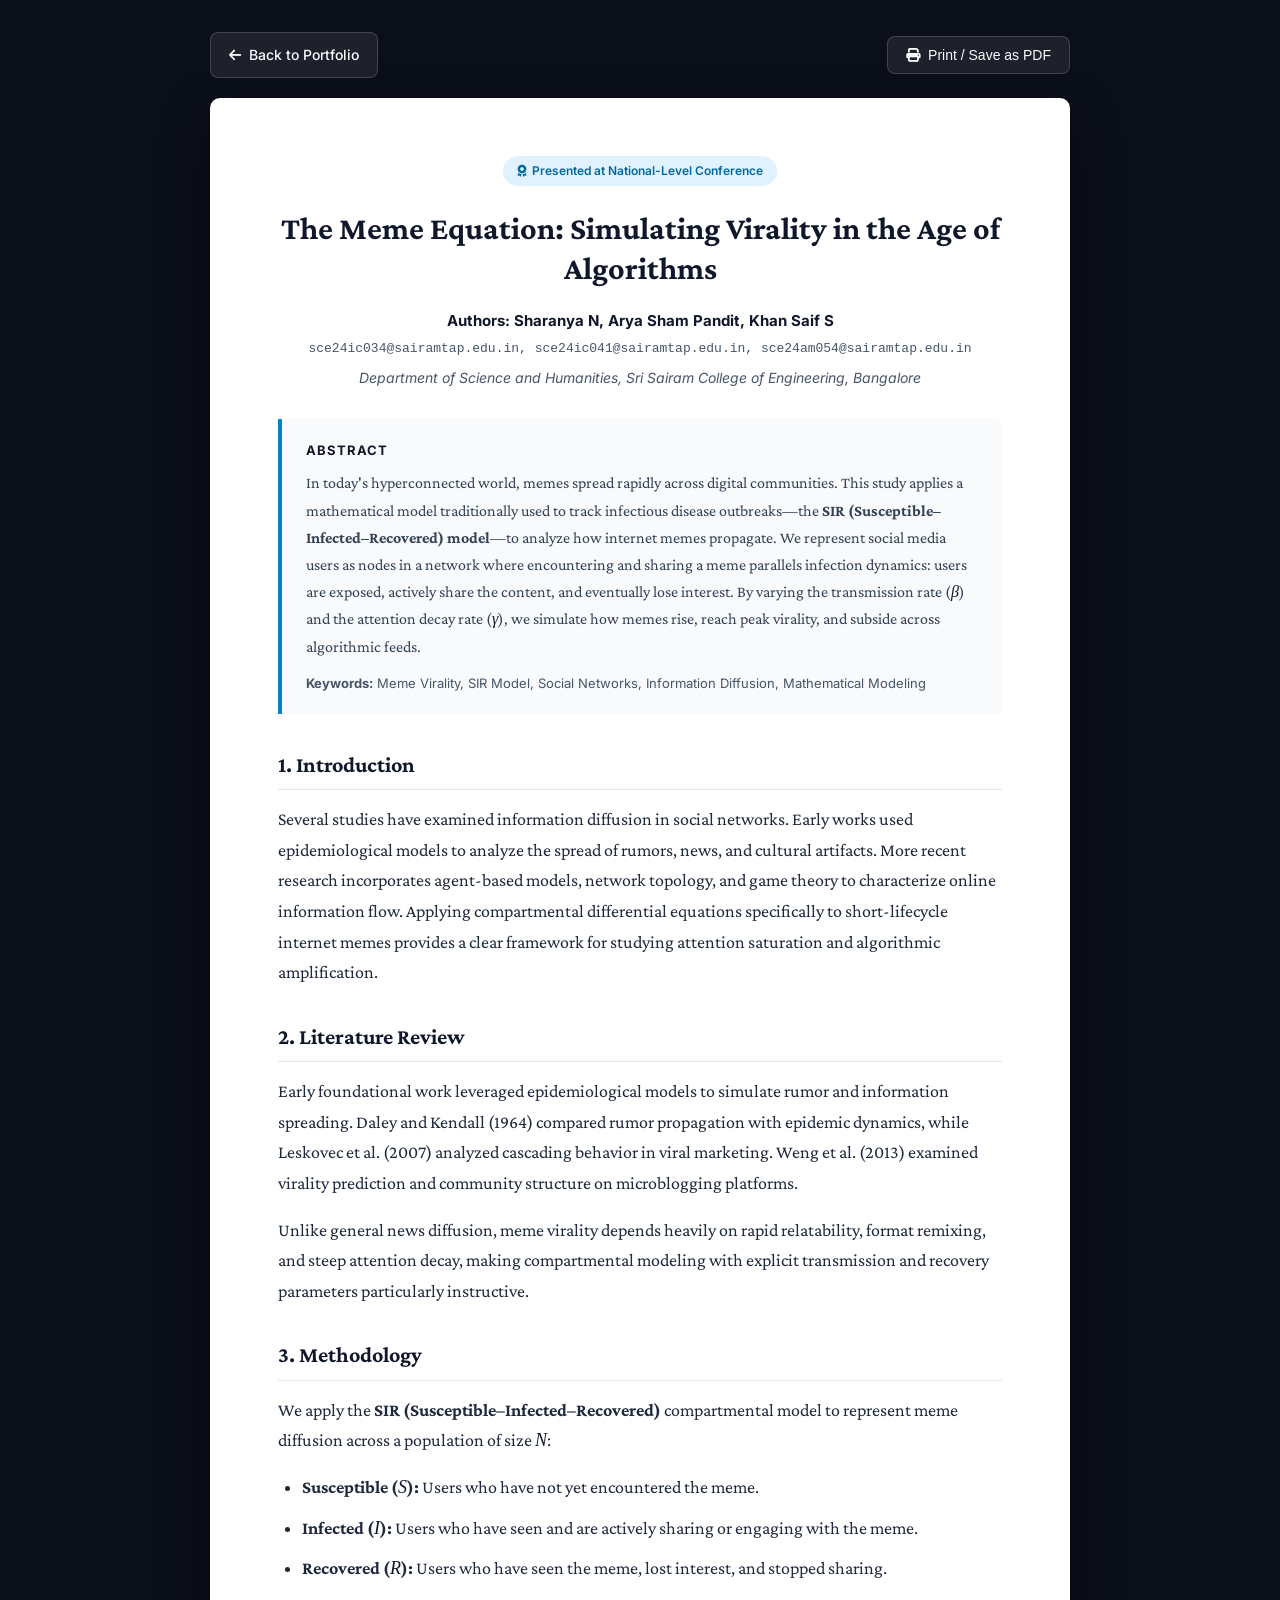
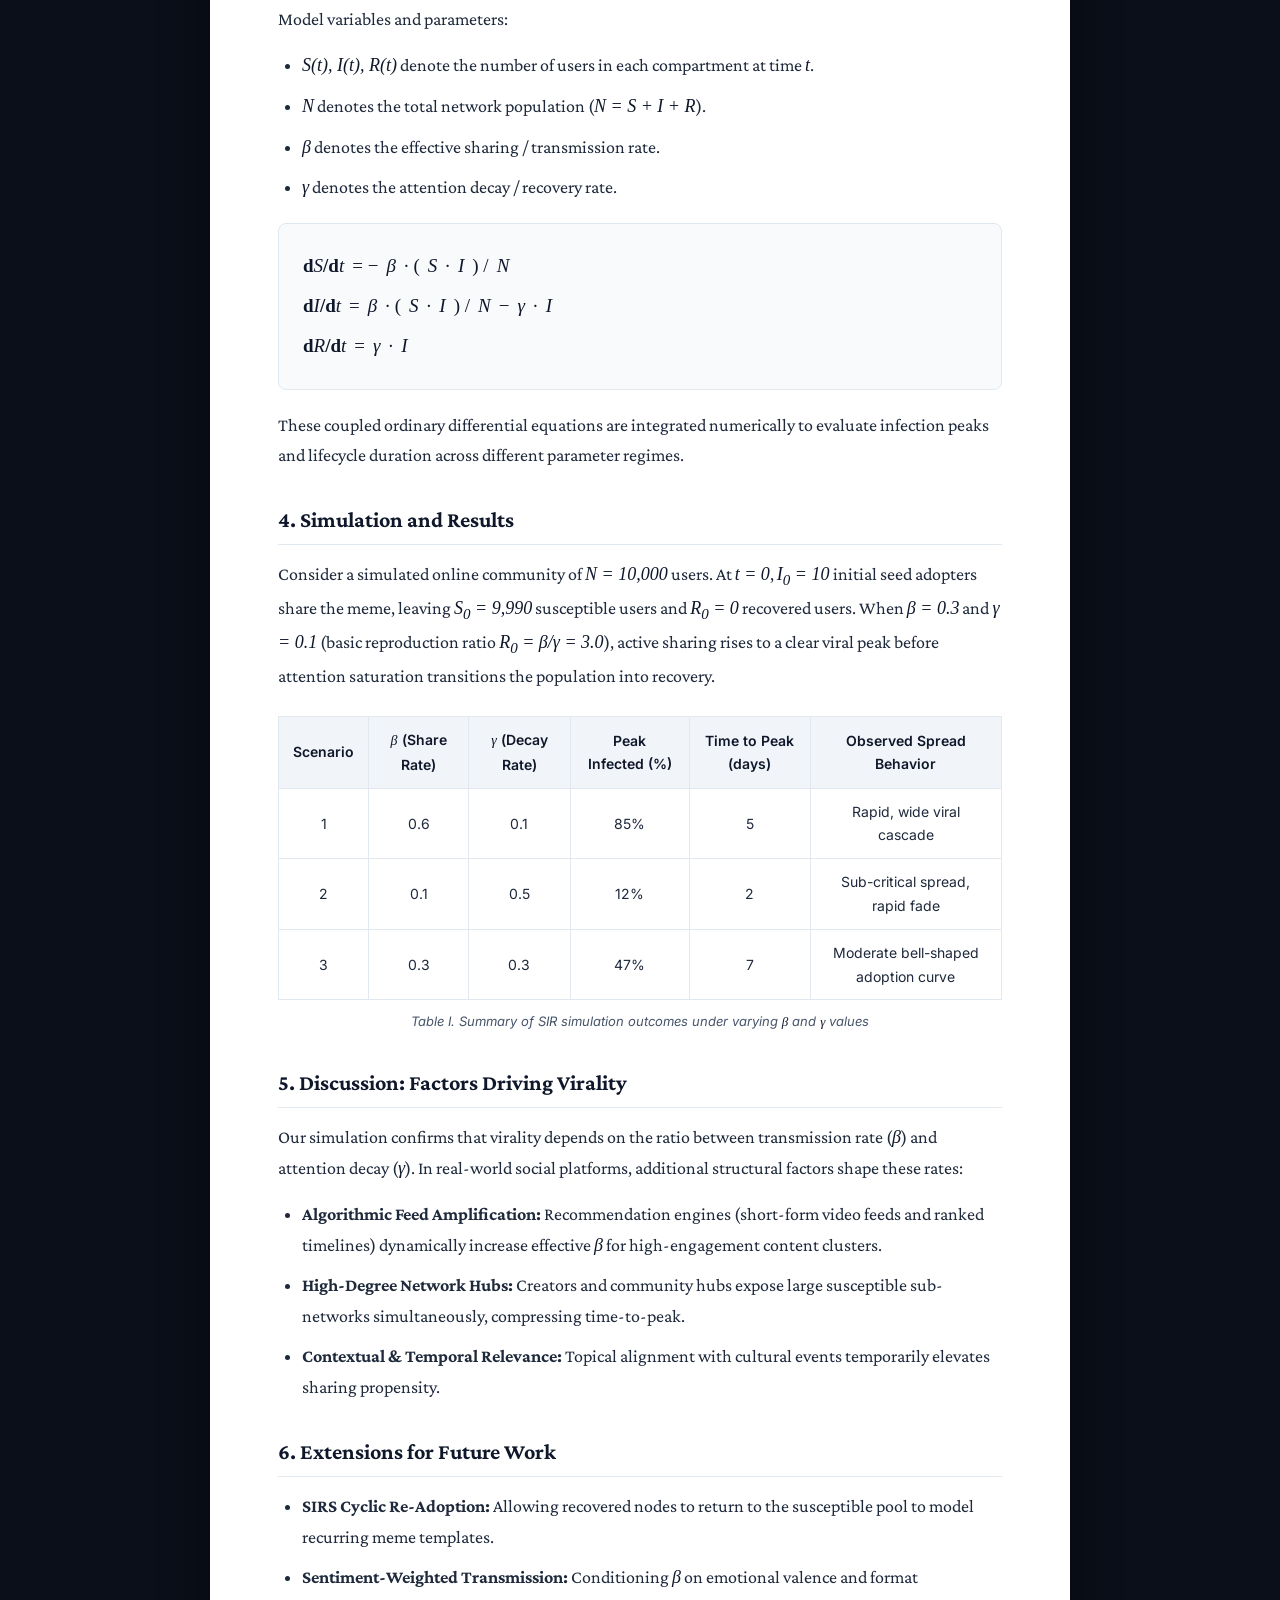
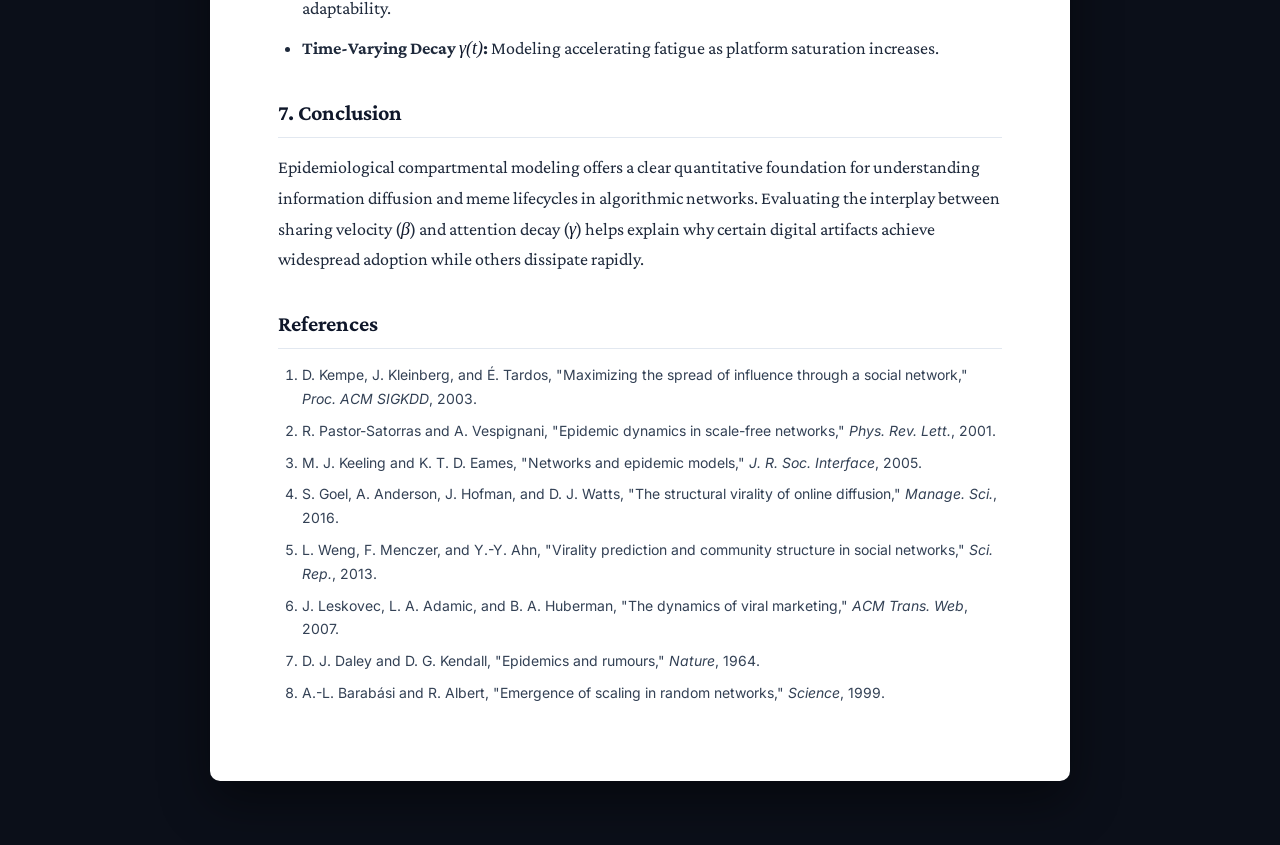
<file: assets/research/meme_equation_research_paper.html>
<!DOCTYPE html>
<html lang="en">
<head>
    <meta charset="UTF-8">
    <meta name="viewport" content="width=device-width, initial-scale=1.0">
    <title>The Meme Equation: Simulating Virality in the Age of Algorithms — Sharanya N</title>
    <link rel="preconnect" href="https://fonts.googleapis.com">
    <link rel="preconnect" href="https://fonts.gstatic.com" crossorigin>
    <link href="https://fonts.googleapis.com/css2?family=Crimson+Pro:ital,wght@0,400;0,600;0,700;1,400&family=Inter:wght@400;500;600;700&display=swap" rel="stylesheet">
    <link rel="stylesheet" href="https://cdnjs.cloudflare.com/ajax/libs/font-awesome/6.6.0/css/all.min.css">
    <style>
        :root {
            --bg-body: #0b0f19;
            --paper-bg: #ffffff;
            --paper-text: #1e293b;
            --paper-muted: #475569;
            --accent: #0284c7;
            --border: #e2e8f0;
        }
        * {
            box-sizing: border-box;
            margin: 0;
            padding: 0;
        }
        body {
            font-family: 'Crimson Pro', Georgia, serif;
            background: var(--bg-body);
            color: var(--paper-text);
            line-height: 1.7;
            padding: 32px 16px 64px;
        }
        .header-bar {
            max-width: 860px;
            margin: 0 auto 20px;
            display: flex;
            justify-content: space-between;
            align-items: center;
            gap: 12px;
            flex-wrap: wrap;
            font-family: 'Inter', -apple-system, BlinkMacSystemFont, sans-serif;
        }
        .back-btn, .print-btn {
            background: rgba(255, 255, 255, 0.08);
            color: #f8fafc;
            padding: 10px 18px;
            border-radius: 8px;
            text-decoration: none;
            font-size: 14px;
            font-weight: 500;
            display: inline-flex;
            align-items: center;
            gap: 8px;
            border: 1px solid rgba(255, 255, 255, 0.16);
            transition: background 0.2s ease, border-color 0.2s ease, color 0.2s ease;
            cursor: pointer;
        }
        .back-btn:hover, .print-btn:hover {
            background: #38bdf8;
            color: #0b0f19;
            border-color: #38bdf8;
        }
        .paper-container {
            max-width: 860px;
            margin: 0 auto;
            background: var(--paper-bg);
            padding: 56px 68px;
            border-radius: 10px;
            box-shadow: 0 20px 50px rgba(0, 0, 0, 0.45);
            font-size: 18px;
        }
        h1.title {
            font-size: 32px;
            text-align: center;
            font-weight: 700;
            margin-bottom: 20px;
            line-height: 1.25;
            color: #0f172a;
        }
        .authors {
            text-align: center;
            font-family: 'Inter', sans-serif;
            font-size: 14px;
            color: var(--paper-muted);
            margin-bottom: 30px;
        }
        .authors strong {
            font-size: 15px;
            color: #0f172a;
            display: block;
            margin-bottom: 4px;
        }
        .authors .emails {
            font-family: ui-monospace, SFMono-Regular, Menlo, Monaco, Consolas, monospace;
            font-size: 13px;
            margin-top: 4px;
            word-break: break-word;
        }
        .authors .dept {
            margin-top: 6px;
            font-style: italic;
        }
        .badge {
            display: inline-flex;
            align-items: center;
            gap: 6px;
            background: #e0f2fe;
            color: #0369a1;
            font-family: 'Inter', sans-serif;
            font-size: 12px;
            font-weight: 600;
            padding: 5px 14px;
            border-radius: 999px;
            margin-bottom: 22px;
        }
        .badge-wrapper {
            text-align: center;
        }
        .abstract-box {
            background: #f8fafc;
            border-left: 4px solid var(--accent);
            padding: 20px 24px;
            margin-bottom: 32px;
            border-radius: 0 8px 8px 0;
        }
        .abstract-box h2 {
            font-family: 'Inter', sans-serif;
            font-size: 13px;
            text-transform: uppercase;
            letter-spacing: 1px;
            margin-bottom: 8px;
            color: #0f172a;
        }
        .abstract-box p {
            font-size: 16px;
            color: #334155;
            text-align: left;
            margin-bottom: 0;
        }
        .keywords {
            margin-top: 12px;
            font-family: 'Inter', sans-serif;
            font-size: 13px;
            color: var(--paper-muted);
        }
        h2.section-heading {
            font-size: 22px;
            font-weight: 700;
            margin: 30px 0 14px;
            color: #0f172a;
            border-bottom: 1px solid var(--border);
            padding-bottom: 6px;
        }
        p {
            margin-bottom: 16px;
            text-align: left;
        }
        var, .math-inline {
            font-family: 'Times New Roman', Times, Georgia, serif;
            font-style: italic;
            font-weight: 500;
            color: #0f172a;
        }
        .equation-box {
            background: #f8fafc;
            border: 1px solid var(--border);
            border-radius: 8px;
            padding: 18px 24px;
            margin: 20px 0;
            font-family: 'Times New Roman', Times, Georgia, serif;
            font-size: 19px;
            color: #0f172a;
        }
        .equation-row {
            margin: 8px 0;
            display: flex;
            align-items: center;
            gap: 8px;
        }
        .table-wrap {
            width: 100%;
            overflow-x: auto;
            margin: 24px 0 10px;
        }
        table.sim-table {
            width: 100%;
            border-collapse: collapse;
            font-family: 'Inter', sans-serif;
            font-size: 14px;
            min-width: 520px;
        }
        table.sim-table th, table.sim-table td {
            border: 1px solid var(--border);
            padding: 11px 14px;
            text-align: center;
        }
        table.sim-table th {
            background: #f1f5f9;
            font-weight: 600;
            color: #0f172a;
        }
        .table-caption {
            font-family: 'Inter', sans-serif;
            font-size: 13px;
            color: var(--paper-muted);
            text-align: center;
            margin-bottom: 24px;
            font-style: italic;
        }
        ul.paper-list {
            margin: 12px 0 20px 24px;
        }
        ul.paper-list li {
            margin-bottom: 10px;
        }
        ol.ref-list {
            margin: 14px 0 20px 24px;
            font-family: 'Inter', sans-serif;
            font-size: 14px;
        }
        ol.ref-list li {
            margin-bottom: 8px;
            color: #334155;
        }
        @media print {
            body {
                background: #fff;
                padding: 0;
            }
            .header-bar {
                display: none;
            }
            .paper-container {
                box-shadow: none;
                padding: 0;
                max-width: 100%;
            }
        }
        @media (max-width: 768px) {
            .paper-container {
                padding: 28px 20px;
                font-size: 16px;
            }
            h1.title {
                font-size: 24px;
            }
            .equation-box {
                padding: 14px 16px;
                font-size: 17px;
            }
        }
    </style>
</head>
<body>

<div class="header-bar">
    <a href="../../index.html#research" class="back-btn"><i class="fa-solid fa-arrow-left" aria-hidden="true"></i> Back to Portfolio</a>
    <button type="button" onclick="window.print()" class="print-btn"><i class="fa-solid fa-print" aria-hidden="true"></i> Print / Save as PDF</button>
</div>

<main class="paper-container">
    <div class="badge-wrapper">
        <span class="badge"><i class="fa-solid fa-award" aria-hidden="true"></i> Presented at National-Level Conference</span>
    </div>

    <h1 class="title">The Meme Equation: Simulating Virality in the Age of Algorithms</h1>

    <div class="authors">
        <strong>Authors: Sharanya N, Arya Sham Pandit, Khan Saif S</strong>
        <div class="emails">sce24ic034@sairamtap.edu.in, sce24ic041@sairamtap.edu.in, sce24am054@sairamtap.edu.in</div>
        <div class="dept">Department of Science and Humanities, Sri Sairam College of Engineering, Bangalore</div>
    </div>

    <section class="abstract-box" aria-labelledby="abstract-heading">
        <h2 id="abstract-heading">Abstract</h2>
        <p>In today's hyperconnected world, memes spread rapidly across digital communities. This study applies a mathematical model traditionally used to track infectious disease outbreaks—the <strong>SIR (Susceptible–Infected–Recovered) model</strong>—to analyze how internet memes propagate. We represent social media users as nodes in a network where encountering and sharing a meme parallels infection dynamics: users are exposed, actively share the content, and eventually lose interest. By varying the transmission rate (<var>&beta;</var>) and the attention decay rate (<var>&gamma;</var>), we simulate how memes rise, reach peak virality, and subside across algorithmic feeds.</p>
        <div class="keywords"><strong>Keywords:</strong> Meme Virality, SIR Model, Social Networks, Information Diffusion, Mathematical Modeling</div>
    </section>

    <h2 class="section-heading">1. Introduction</h2>
    <p>Several studies have examined information diffusion in social networks. Early works used epidemiological models to analyze the spread of rumors, news, and cultural artifacts. More recent research incorporates agent-based models, network topology, and game theory to characterize online information flow. Applying compartmental differential equations specifically to short-lifecycle internet memes provides a clear framework for studying attention saturation and algorithmic amplification.</p>

    <h2 class="section-heading">2. Literature Review</h2>
    <p>Early foundational work leveraged epidemiological models to simulate rumor and information spreading. Daley and Kendall (1964) compared rumor propagation with epidemic dynamics, while Leskovec et al. (2007) analyzed cascading behavior in viral marketing. Weng et al. (2013) examined virality prediction and community structure on microblogging platforms.</p>
    <p>Unlike general news diffusion, meme virality depends heavily on rapid relatability, format remixing, and steep attention decay, making compartmental modeling with explicit transmission and recovery parameters particularly instructive.</p>

    <h2 class="section-heading">3. Methodology</h2>
    <p>We apply the <strong>SIR (Susceptible–Infected–Recovered)</strong> compartmental model to represent meme diffusion across a population of size <var>N</var>:</p>
    <ul class="paper-list">
        <li><strong>Susceptible (<var>S</var>):</strong> Users who have not yet encountered the meme.</li>
        <li><strong>Infected (<var>I</var>):</strong> Users who have seen and are actively sharing or engaging with the meme.</li>
        <li><strong>Recovered (<var>R</var>):</strong> Users who have seen the meme, lost interest, and stopped sharing.</li>
    </ul>

    <p>Model variables and parameters:</p>
    <ul class="paper-list">
        <li><span class="math-inline"><var>S</var>(<var>t</var>), <var>I</var>(<var>t</var>), <var>R</var>(<var>t</var>)</span> denote the number of users in each compartment at time <var>t</var>.</li>
        <li><var>N</var> denotes the total network population (<span class="math-inline"><var>N</var> = <var>S</var> + <var>I</var> + <var>R</var></span>).</li>
        <li><var>&beta;</var> denotes the effective sharing / transmission rate.</li>
        <li><var>&gamma;</var> denotes the attention decay / recovery rate.</li>
    </ul>

    <div class="equation-box" role="math" aria-label="SIR differential equations">
        <div class="equation-row"><strong>d<var>S</var>/d<var>t</var></strong> = &minus; <var>&beta;</var> &middot; (<var>S</var> &middot; <var>I</var>) / <var>N</var></div>
        <div class="equation-row"><strong>d<var>I</var>/d<var>t</var></strong> = <var>&beta;</var> &middot; (<var>S</var> &middot; <var>I</var>) / <var>N</var> &minus; <var>&gamma;</var> &middot; <var>I</var></div>
        <div class="equation-row"><strong>d<var>R</var>/d<var>t</var></strong> = <var>&gamma;</var> &middot; <var>I</var></div>
    </div>
    <p>These coupled ordinary differential equations are integrated numerically to evaluate infection peaks and lifecycle duration across different parameter regimes.</p>

    <h2 class="section-heading">4. Simulation and Results</h2>
    <p>Consider a simulated online community of <span class="math-inline"><var>N</var> = 10,000</span> users. At <span class="math-inline"><var>t</var> = 0</span>, <span class="math-inline"><var>I</var><sub>0</sub> = 10</span> initial seed adopters share the meme, leaving <span class="math-inline"><var>S</var><sub>0</sub> = 9,990</span> susceptible users and <span class="math-inline"><var>R</var><sub>0</sub> = 0</span> recovered users. When <span class="math-inline"><var>&beta;</var> = 0.3</span> and <span class="math-inline"><var>&gamma;</var> = 0.1</span> (basic reproduction ratio <span class="math-inline"><var>R</var><sub>0</sub> = <var>&beta;</var>/<var>&gamma;</var> = 3.0</span>), active sharing rises to a clear viral peak before attention saturation transitions the population into recovery.</p>

    <div class="table-wrap">
        <table class="sim-table">
            <thead>
                <tr>
                    <th scope="col">Scenario</th>
                    <th scope="col"><var>&beta;</var> (Share Rate)</th>
                    <th scope="col"><var>&gamma;</var> (Decay Rate)</th>
                    <th scope="col">Peak Infected (%)</th>
                    <th scope="col">Time to Peak (days)</th>
                    <th scope="col">Observed Spread Behavior</th>
                </tr>
            </thead>
            <tbody>
                <tr>
                    <td>1</td>
                    <td>0.6</td>
                    <td>0.1</td>
                    <td>85%</td>
                    <td>5</td>
                    <td>Rapid, wide viral cascade</td>
                </tr>
                <tr>
                    <td>2</td>
                    <td>0.1</td>
                    <td>0.5</td>
                    <td>12%</td>
                    <td>2</td>
                    <td>Sub-critical spread, rapid fade</td>
                </tr>
                <tr>
                    <td>3</td>
                    <td>0.3</td>
                    <td>0.3</td>
                    <td>47%</td>
                    <td>7</td>
                    <td>Moderate bell-shaped adoption curve</td>
                </tr>
            </tbody>
        </table>
    </div>
    <div class="table-caption">Table I. Summary of SIR simulation outcomes under varying <var>&beta;</var> and <var>&gamma;</var> values</div>

    <h2 class="section-heading">5. Discussion: Factors Driving Virality</h2>
    <p>Our simulation confirms that virality depends on the ratio between transmission rate (<var>&beta;</var>) and attention decay (<var>&gamma;</var>). In real-world social platforms, additional structural factors shape these rates:</p>
    <ul class="paper-list">
        <li><strong>Algorithmic Feed Amplification:</strong> Recommendation engines (short-form video feeds and ranked timelines) dynamically increase effective <var>&beta;</var> for high-engagement content clusters.</li>
        <li><strong>High-Degree Network Hubs:</strong> Creators and community hubs expose large susceptible sub-networks simultaneously, compressing time-to-peak.</li>
        <li><strong>Contextual &amp; Temporal Relevance:</strong> Topical alignment with cultural events temporarily elevates sharing propensity.</li>
    </ul>

    <h2 class="section-heading">6. Extensions for Future Work</h2>
    <ul class="paper-list">
        <li><strong>SIRS Cyclic Re-Adoption:</strong> Allowing recovered nodes to return to the susceptible pool to model recurring meme templates.</li>
        <li><strong>Sentiment-Weighted Transmission:</strong> Conditioning <var>&beta;</var> on emotional valence and format adaptability.</li>
        <li><strong>Time-Varying Decay <span class="math-inline"><var>&gamma;</var>(<var>t</var>)</span>:</strong> Modeling accelerating fatigue as platform saturation increases.</li>
    </ul>

    <h2 class="section-heading">7. Conclusion</h2>
    <p>Epidemiological compartmental modeling offers a clear quantitative foundation for understanding information diffusion and meme lifecycles in algorithmic networks. Evaluating the interplay between sharing velocity (<var>&beta;</var>) and attention decay (<var>&gamma;</var>) helps explain why certain digital artifacts achieve widespread adoption while others dissipate rapidly.</p>

    <h2 class="section-heading">References</h2>
    <ol class="ref-list">
        <li>D. Kempe, J. Kleinberg, and &Eacute;. Tardos, "Maximizing the spread of influence through a social network," <em>Proc. ACM SIGKDD</em>, 2003.</li>
        <li>R. Pastor-Satorras and A. Vespignani, "Epidemic dynamics in scale-free networks," <em>Phys. Rev. Lett.</em>, 2001.</li>
        <li>M. J. Keeling and K. T. D. Eames, "Networks and epidemic models," <em>J. R. Soc. Interface</em>, 2005.</li>
        <li>S. Goel, A. Anderson, J. Hofman, and D. J. Watts, "The structural virality of online diffusion," <em>Manage. Sci.</em>, 2016.</li>
        <li>L. Weng, F. Menczer, and Y.-Y. Ahn, "Virality prediction and community structure in social networks," <em>Sci. Rep.</em>, 2013.</li>
        <li>J. Leskovec, L. A. Adamic, and B. A. Huberman, "The dynamics of viral marketing," <em>ACM Trans. Web</em>, 2007.</li>
        <li>D. J. Daley and D. G. Kendall, "Epidemics and rumours," <em>Nature</em>, 1964.</li>
        <li>A.-L. Barab&aacute;si and R. Albert, "Emergence of scaling in random networks," <em>Science</em>, 1999.</li>
    </ol>
</main>

<script>
  if (new URLSearchParams(window.location.search).get('print') === '1') {
    window.addEventListener('load', function () {
      setTimeout(function () { window.print(); }, 350);
    });
  }
</script>
</body>
</html>
</file>
